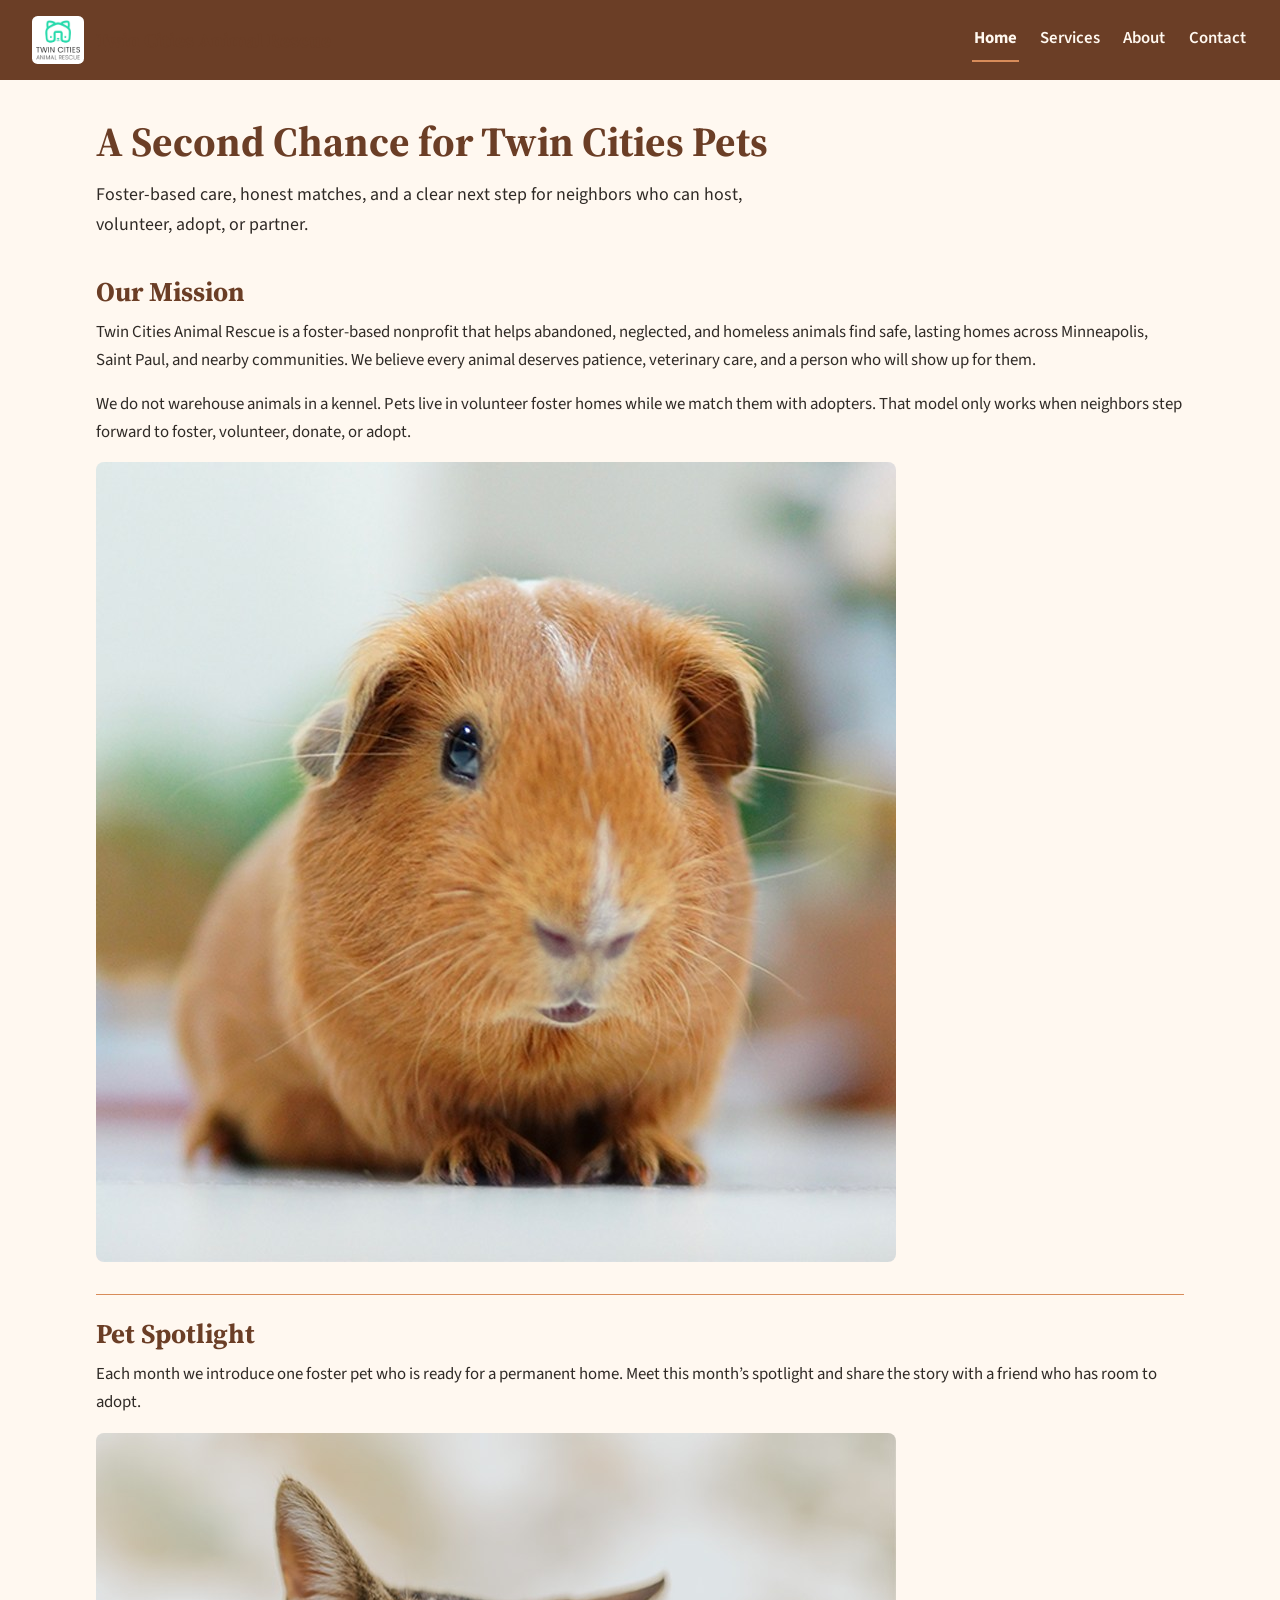
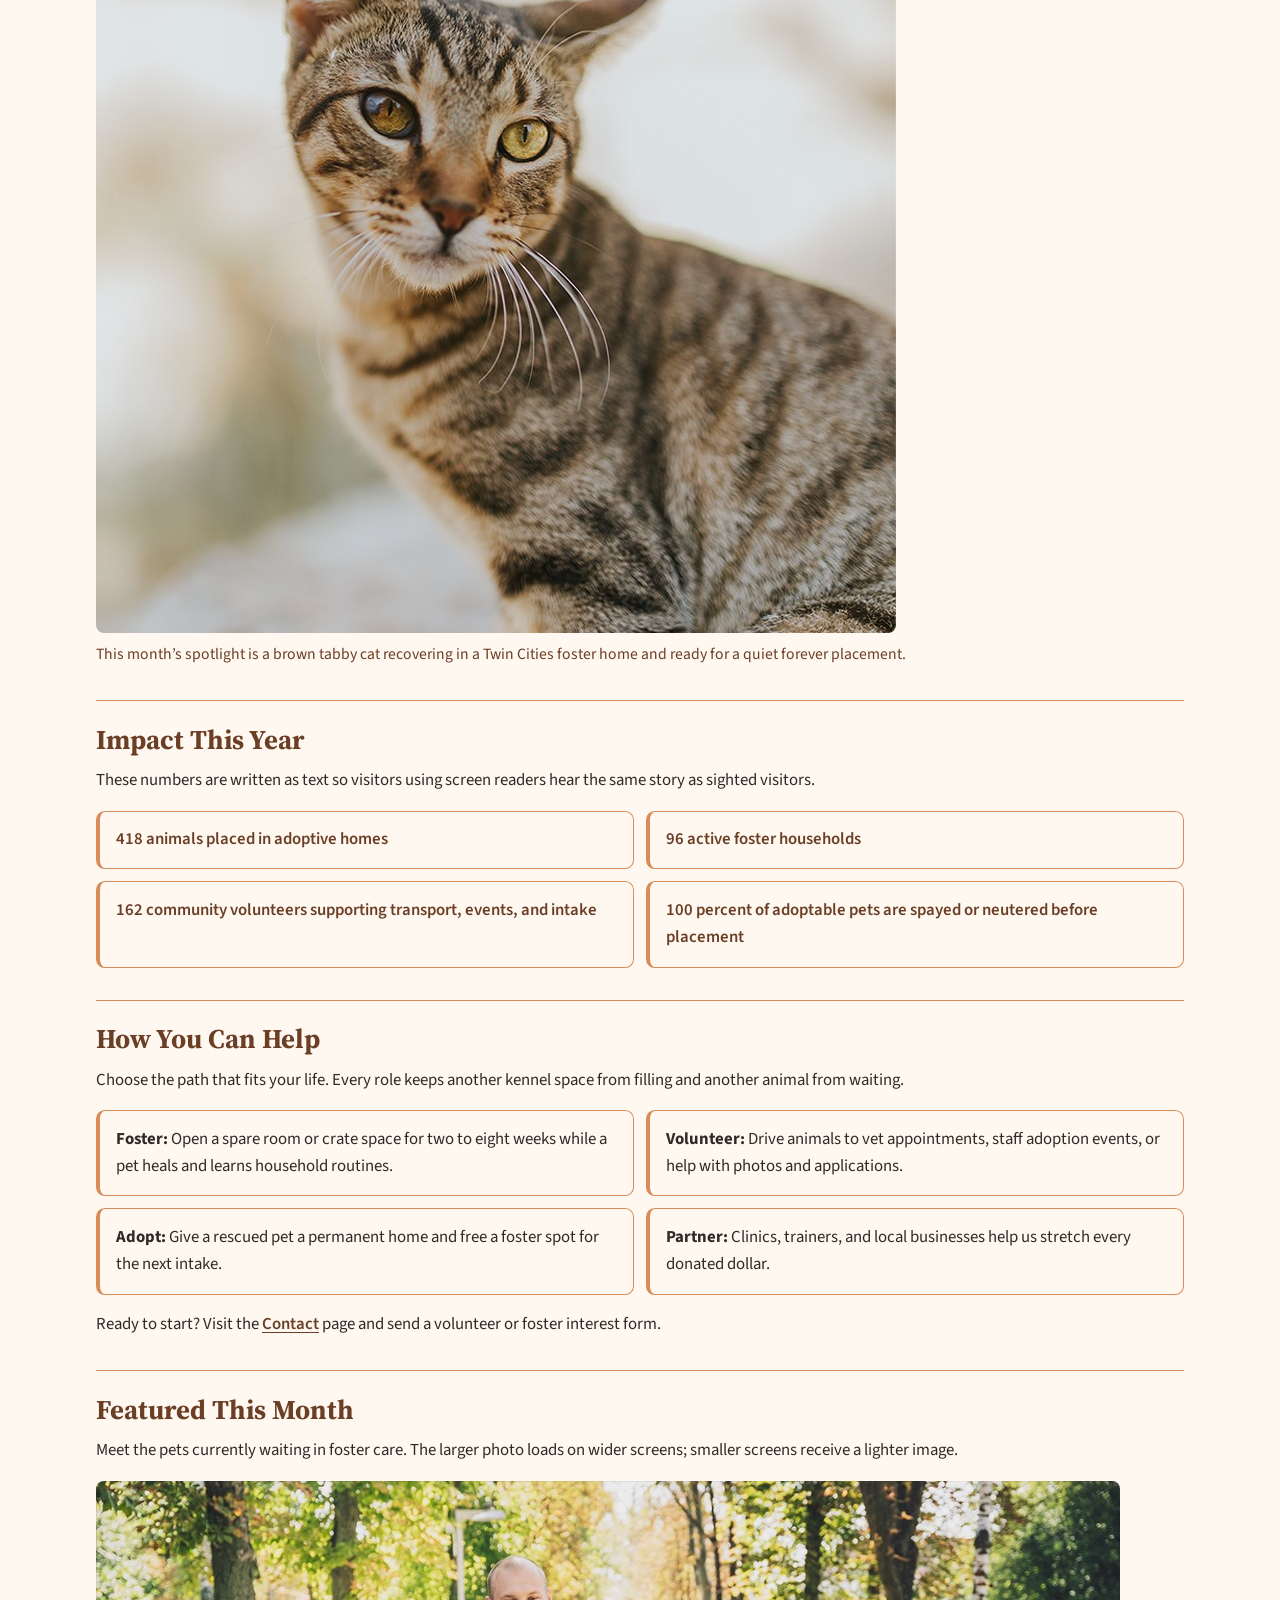
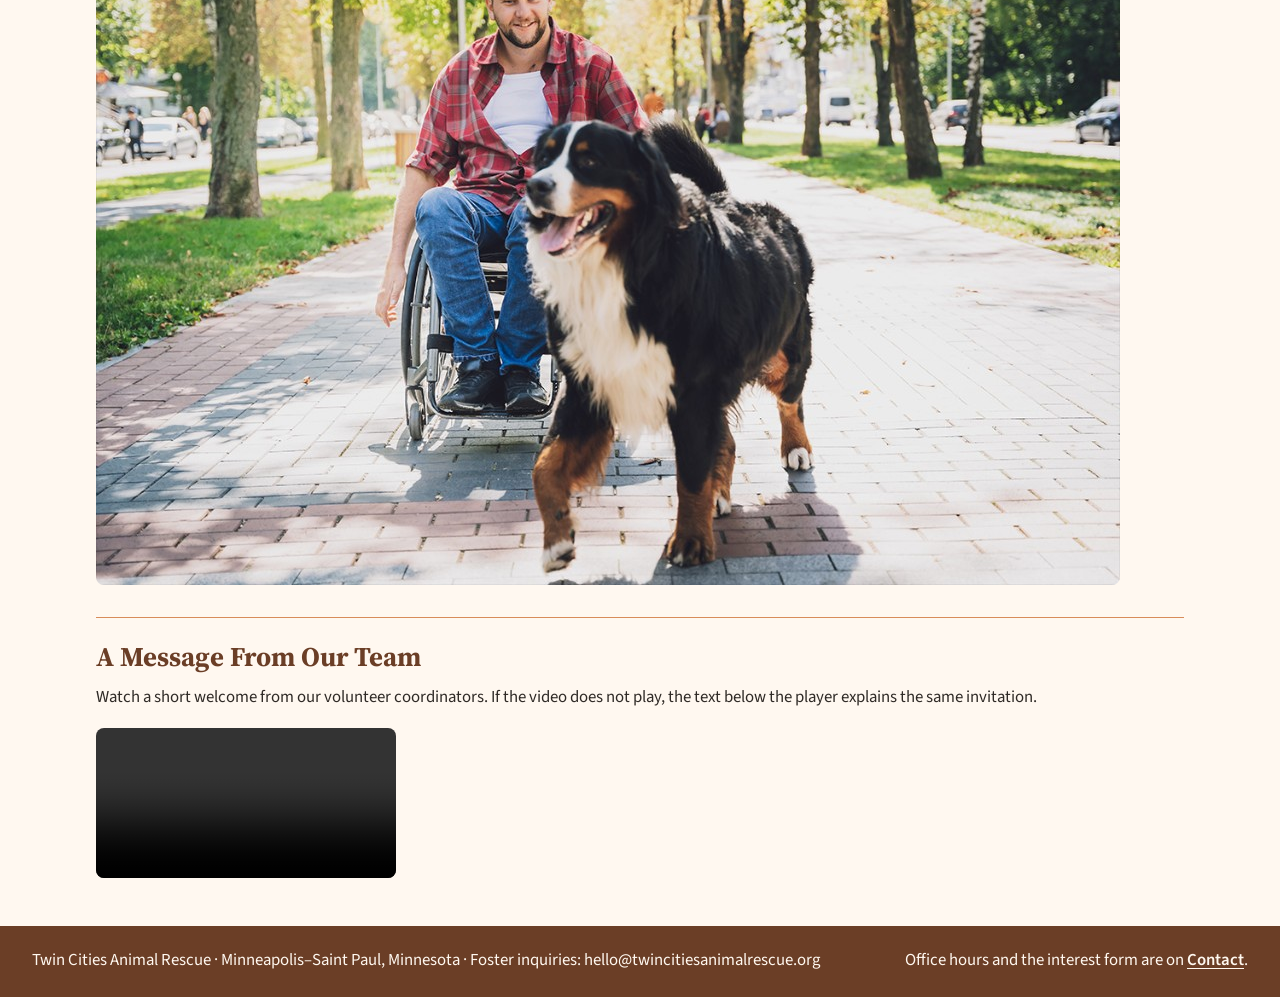
<file: index.html>
<!DOCTYPE html>
<html lang="en">
  <head>
    <meta charset="UTF-8" />
    <meta name="viewport" content="width=device-width, initial-scale=1.0" />
    <title>Twin Cities Animal Rescue | Home</title>
    <link rel="preconnect" href="https://fonts.googleapis.com" />
    <link rel="preconnect" href="https://fonts.gstatic.com" crossorigin />
    <link
      href="https://fonts.googleapis.com/css2?family=Source+Sans+3:ital,wght@0,400;0,600;0,700;1,400&family=Source+Serif+4:opsz,wght@8..60,600;8..60,700&display=swap"
      rel="stylesheet"
    />
    <link rel="stylesheet" href="css/style.css" />
  </head>
  <body>
    <header class="site-header">
      <div class="brand">
        <a href="index.html">
          <img
            class="site-logo"
            src="media/rescue-logo.png"
            alt="Twin Cities Animal Rescue logo"
          />
          <span class="site-name">Twin Cities Animal Rescue</span>
        </a>
      </div>
      <nav aria-label="Primary">
        <ul>
          <li><a href="index.html" aria-current="page">Home</a></li>
          <li><a href="services.html">Services</a></li>
          <li><a href="about.html">About</a></li>
          <li><a href="contact.html">Contact</a></li>
        </ul>
      </nav>
    </header>

    <main>
      <h1>A Second Chance for Twin Cities Pets</h1>
      <p class="lede">
        Foster-based care, honest matches, and a clear next step for neighbors
        who can host, volunteer, adopt, or partner.
      </p>

      <section>
        <h2>Our Mission</h2>
        <p>
          Twin Cities Animal Rescue is a foster-based nonprofit that helps
          abandoned, neglected, and homeless animals find safe, lasting
          homes across Minneapolis, Saint Paul, and nearby communities. We
          believe every animal deserves patience, veterinary care, and a person
          who will show up for them.
        </p>
        <p>
          We do not warehouse animals in a kennel. Pets live in volunteer foster
          homes while we match them with adopters. That model only works when
          neighbors step forward to foster, volunteer, donate, or adopt.
        </p>
        <img
          src="media/rescue-pet.jpg"
          alt="Brown tabby cat"
        />
      </section>

      <section>
        <h2>Pet Spotlight</h2>
        <p>
          Each month we introduce one foster pet who is ready for a permanent
          home. Meet this month’s spotlight and share the story with a friend
          who has room to adopt.
        </p>
        <figure>
          <img
            src="media/rescue-pet-spotlight.jpg"
            alt="Brown tabby cat"
          />
          <figcaption>
            This month’s spotlight is a brown tabby cat recovering in a Twin
            Cities foster home and ready for a quiet forever placement.
          </figcaption>
        </figure>
      </section>

      <section>
        <h2>Impact This Year</h2>
        <p>
          These numbers are written as text so visitors using screen readers
          hear the same story as sighted visitors.
        </p>
        <ul class="impact-list">
          <li>418 animals placed in adoptive homes</li>
          <li>96 active foster households</li>
          <li>162 community volunteers supporting transport, events, and intake</li>
          <li>100 percent of adoptable pets are spayed or neutered before placement</li>
        </ul>
      </section>

      <section>
        <h2>How You Can Help</h2>
        <p>
          Choose the path that fits your life. Every role keeps another kennel
          space from filling and another animal from waiting.
        </p>
        <ul class="help-list">
          <li>
            <strong>Foster:</strong> Open a spare room or crate space for two to
            eight weeks while a pet heals and learns household routines.
          </li>
          <li>
            <strong>Volunteer:</strong> Drive animals to vet appointments, staff
            adoption events, or help with photos and applications.
          </li>
          <li>
            <strong>Adopt:</strong> Give a rescued pet a permanent home and free
            a foster spot for the next intake.
          </li>
          <li>
            <strong>Partner:</strong> Clinics, trainers, and local businesses
            help us stretch every donated dollar.
          </li>
        </ul>
        <p>
          Ready to start? Visit the
          <a href="contact.html">Contact</a> page and send a volunteer or foster
          interest form.
        </p>
      </section>

      <section>
        <h2>Featured This Month</h2>
        <p>
          Meet the pets currently waiting in foster care. The larger photo loads
          on wider screens; smaller screens receive a lighter image.
        </p>
        <picture>
          <source
            media="(min-width: 700px)"
            srcset="media/rescue-feature-large.jpg"
          />
          <img
            src="media/rescue-feature-small.jpg"
            alt="Man in wheelchair with Bernese Mountain Dog on a park path"
          />
        </picture>
      </section>

      <section>
        <h2>A Message From Our Team</h2>
        <p>
          Watch a short welcome from our volunteer coordinators. If the video
          does not play, the text below the player explains the same invitation.
        </p>
        <video controls>
          <source src="media/rescue-message.mp4" type="video/mp4" />
          This video is a short welcome from Twin Cities Animal Rescue. Our
          coordinators thank current foster families and invite new volunteers
          to complete the interest form on the Contact page. If you cannot play
          the file, please read the How You Can Help section above or email
          hello@twincitiesanimalrescue.org.
        </video>
      </section>
    </main>

    <footer class="site-footer">
      <p>
        Twin Cities Animal Rescue · Minneapolis–Saint Paul, Minnesota · Foster
        inquiries: hello@twincitiesanimalrescue.org
      </p>
      <p>
        Office hours and the interest form are on
        <a href="contact.html">Contact</a>.
      </p>
    </footer>
  </body>
</html>
</file>
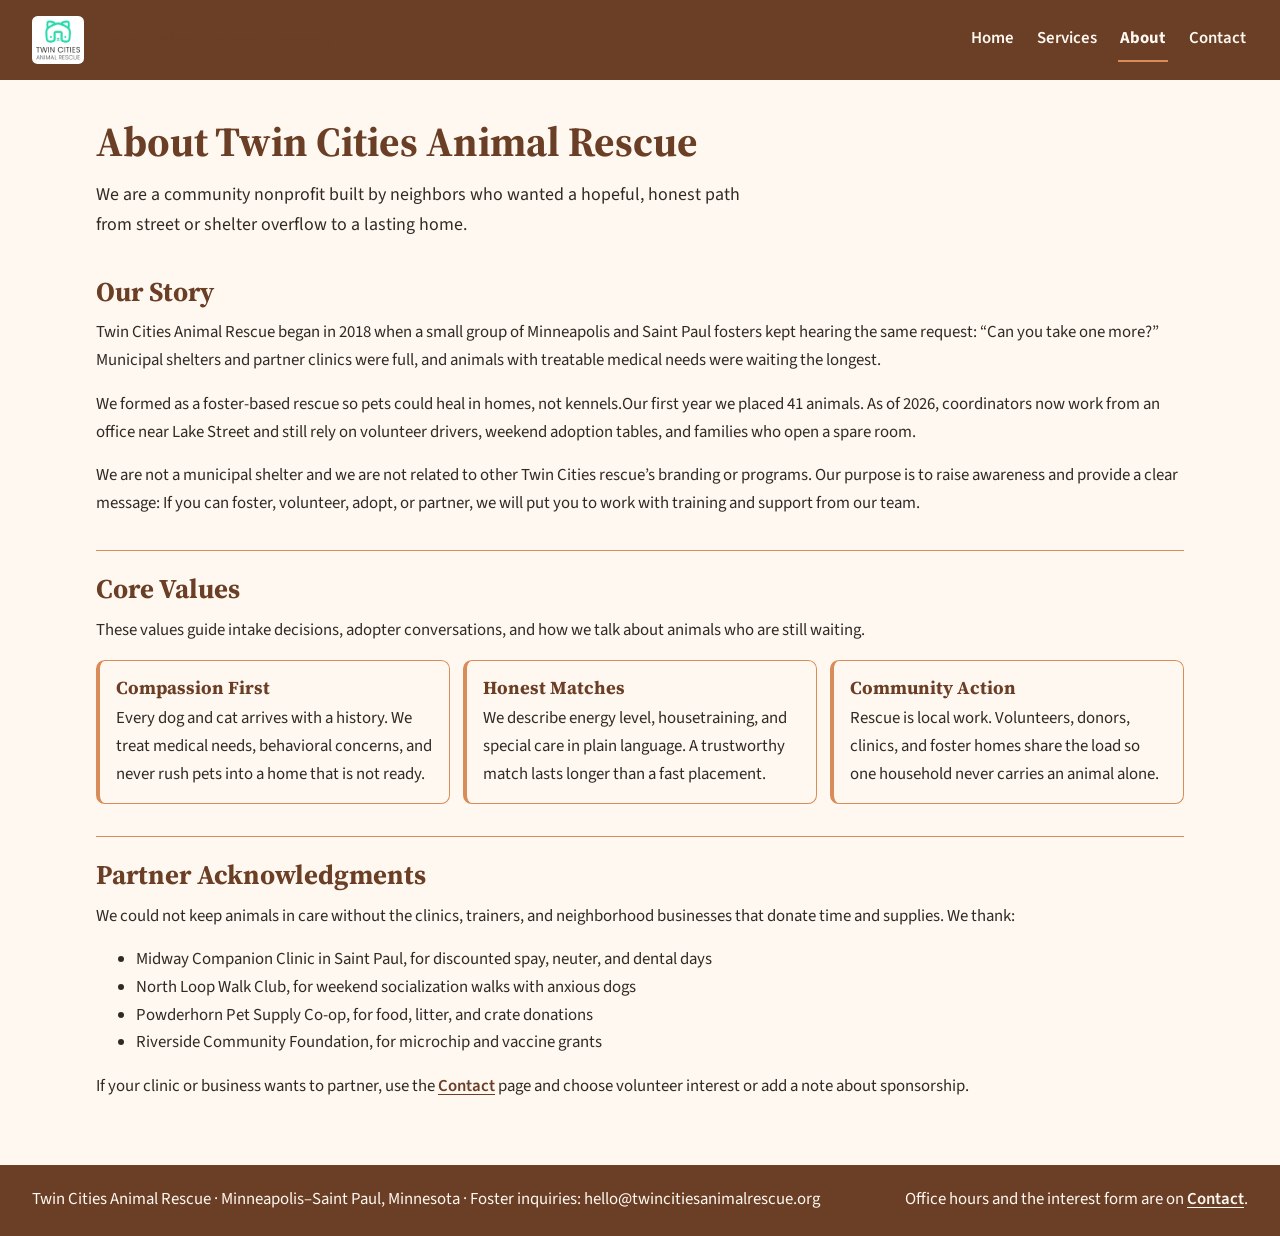
<file: about.html>
<!DOCTYPE html>
<html lang="en">
  <head>
    <meta charset="UTF-8" />
    <meta name="viewport" content="width=device-width, initial-scale=1.0" />
    <title>Twin Cities Animal Rescue | About</title>
    <link rel="preconnect" href="https://fonts.googleapis.com" />
    <link rel="preconnect" href="https://fonts.gstatic.com" crossorigin />
    <link
      href="https://fonts.googleapis.com/css2?family=Source+Sans+3:ital,wght@0,400;0,600;0,700;1,400&family=Source+Serif+4:opsz,wght@8..60,600;8..60,700&display=swap"
      rel="stylesheet"
    />
    <link rel="stylesheet" href="css/style.css" />
  </head>
  <body>
    <header class="site-header">
      <div class="brand">
        <a href="index.html">
          <img
            class="site-logo"
            src="media/rescue-logo.png"
            alt="Twin Cities Animal Rescue logo"
          />
          <span class="site-name">Twin Cities Animal Rescue</span>
        </a>
      </div>
      <nav aria-label="Primary">
        <ul>
          <li><a href="index.html">Home</a></li>
          <li><a href="services.html">Services</a></li>
          <li><a href="about.html" aria-current="page">About</a></li>
          <li><a href="contact.html">Contact</a></li>
        </ul>
      </nav>
    </header>

    <main>
      <h1>About Twin Cities Animal Rescue</h1>
      <p class="lede">
        We are a community nonprofit built by neighbors who wanted a hopeful,
        honest path from street or shelter overflow to a lasting home.
      </p>

      <section>
        <h2>Our Story</h2>
        <p>
          Twin Cities Animal Rescue began in 2018 when a small group of
          Minneapolis and Saint Paul fosters kept hearing the same request:
          “Can you take one more?” Municipal shelters and partner clinics were
          full, and animals with treatable medical needs were waiting the
          longest.
        </p>
        <p>
          We formed as a foster-based rescue so pets could heal in homes, not
          kennels.Our first year we placed 41 animals. As of 2026, coordinators
          now work from an office near Lake Street and still rely on volunteer
          drivers, weekend adoption tables, and families who open a spare room.
        </p>
        <p>
          We are not a municipal shelter and we are not related to other Twin
          Cities rescue’s branding or programs. Our purpose is to raise awareness
          and provide a clear message: If you can foster, volunteer, adopt, or
          partner, we will put you to work with training and support from our team.
        </p>
      </section>

      <section>
        <h2>Core Values</h2>
        <p>
          These values guide intake decisions, adopter conversations, and how
          we talk about animals who are still waiting.
        </p>
        <div class="values-grid">
          <article class="value-card">
            <h3>Compassion First</h3>
            <p>
              Every dog and cat arrives with a history. We treat medical needs,
              behavioral concerns, and never rush pets into a home that is not
              ready.
            </p>
          </article>
          <article class="value-card">
            <h3>Honest Matches</h3>
            <p>
              We describe energy level, housetraining, and special care in plain
              language. A trustworthy match lasts longer than a fast placement.
            </p>
          </article>
          <article class="value-card">
            <h3>Community Action</h3>
            <p>
              Rescue is local work. Volunteers, donors, clinics, and foster homes
              share the load so one household never carries an animal alone.
            </p>
          </article>
        </div>
      </section>

      <section>
        <h2>Partner Acknowledgments</h2>
        <p>
          We could not keep animals in care without the clinics, trainers, and
          neighborhood businesses that donate time and supplies. We thank:
        </p>
        <ul>
          <li>
            Midway Companion Clinic in Saint Paul, for discounted spay, neuter,
            and dental days
          </li>
          <li>
            North Loop Walk Club, for weekend socialization walks with anxious dogs
          </li>
          <li>
            Powderhorn Pet Supply Co-op, for food, litter, and crate donations
          </li>
          <li>
            Riverside Community Foundation, for microchip and vaccine grants
          </li>
        </ul>
        <p>
          If your clinic or business wants to partner, use the
          <a href="contact.html">Contact</a> page and choose volunteer interest
          or add a note about sponsorship.
        </p>
      </section>
    </main>

    <footer class="site-footer">
      <p>
        Twin Cities Animal Rescue · Minneapolis–Saint Paul, Minnesota · Foster
        inquiries: hello@twincitiesanimalrescue.org
      </p>
      <p>
        Office hours and the interest form are on
        <a href="contact.html">Contact</a>.
      </p>
    </footer>
  </body>
</html>
</file>
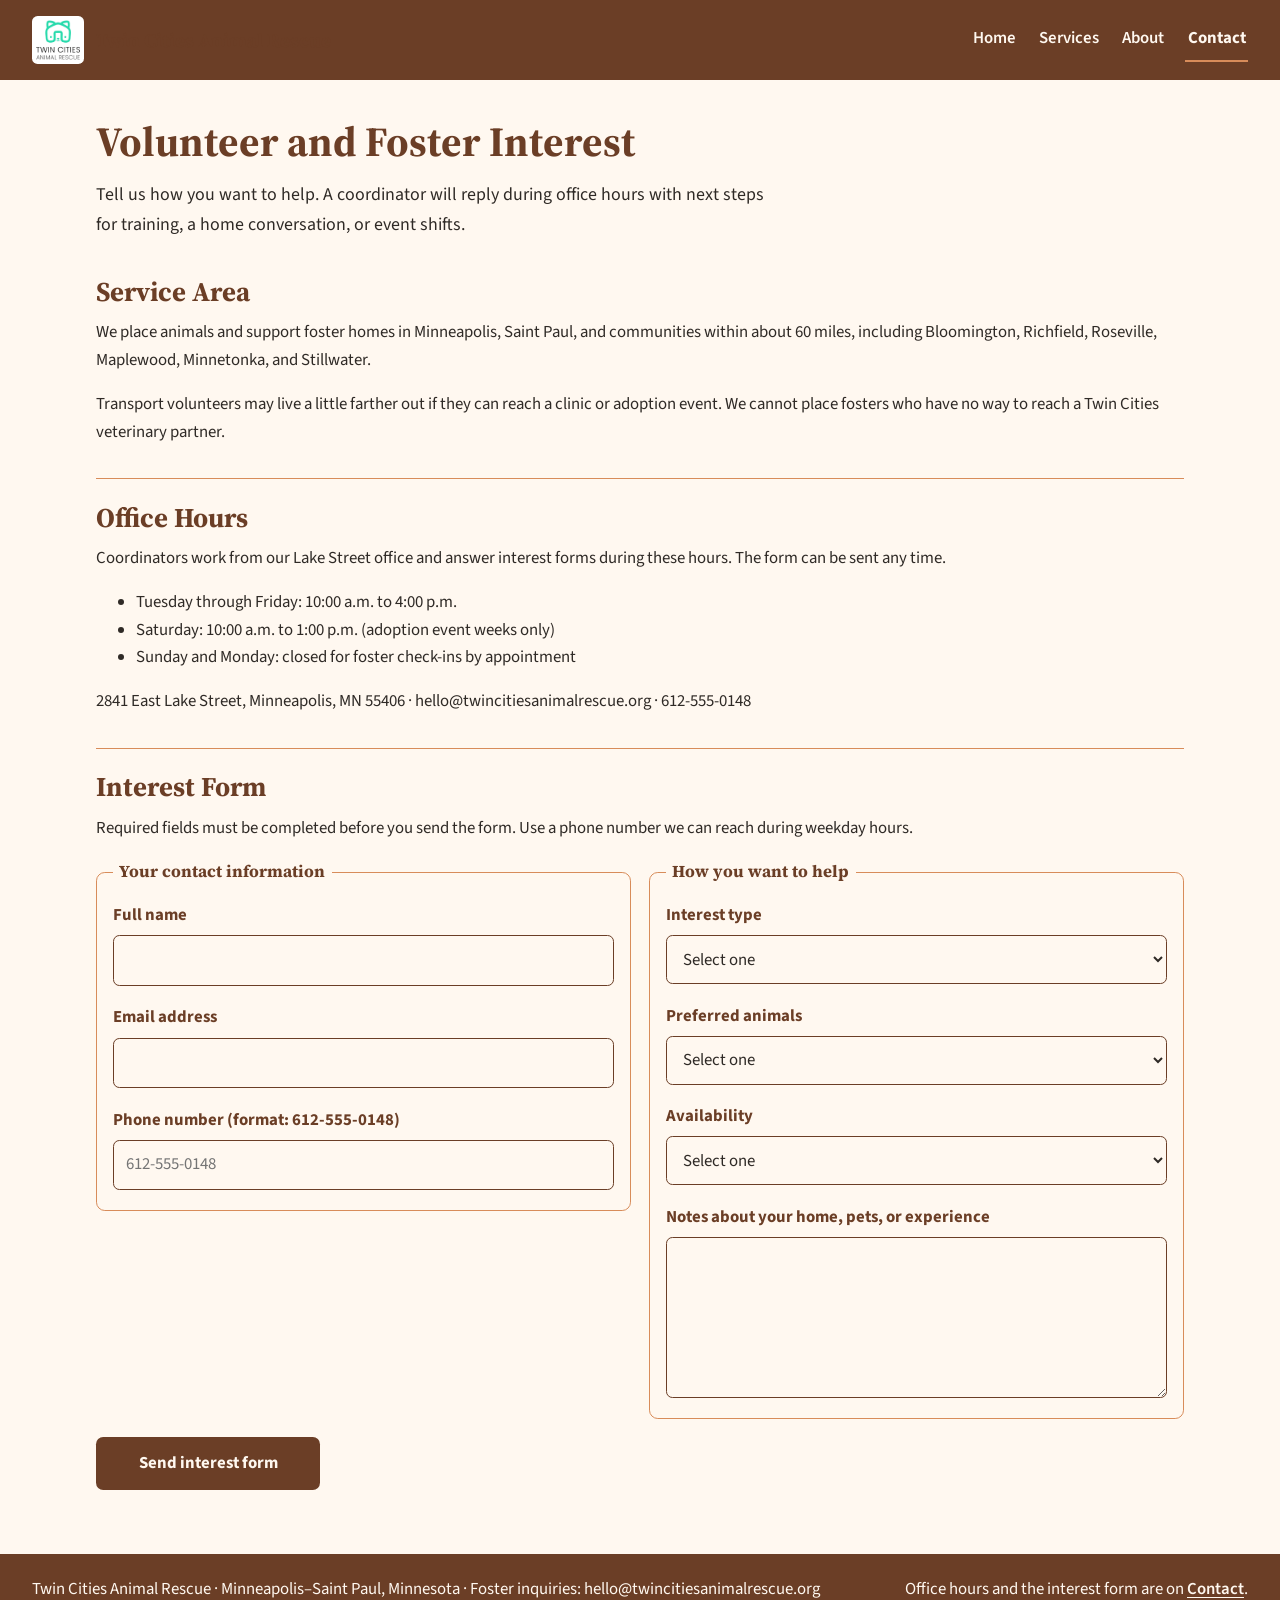
<file: contact.html>
<!DOCTYPE html>
<html lang="en">
  <head>
    <meta charset="UTF-8" />
    <meta name="viewport" content="width=device-width, initial-scale=1.0" />
    <title>Twin Cities Animal Rescue | Contact</title>
    <link rel="preconnect" href="https://fonts.googleapis.com" />
    <link rel="preconnect" href="https://fonts.gstatic.com" crossorigin />
    <link
      href="https://fonts.googleapis.com/css2?family=Source+Sans+3:ital,wght@0,400;0,600;0,700;1,400&family=Source+Serif+4:opsz,wght@8..60,600;8..60,700&display=swap"
      rel="stylesheet"
    />
    <link rel="stylesheet" href="css/style.css" />
  </head>
  <body>
    <header class="site-header">
      <div class="brand">
        <a href="index.html">
          <img
            class="site-logo"
            src="media/rescue-logo.png"
            alt="Twin Cities Animal Rescue logo"
          />
          <span class="site-name">Twin Cities Animal Rescue</span>
        </a>
      </div>
      <nav aria-label="Primary">
        <ul>
          <li><a href="index.html">Home</a></li>
          <li><a href="services.html">Services</a></li>
          <li><a href="about.html">About</a></li>
          <li><a href="contact.html" aria-current="page">Contact</a></li>
        </ul>
      </nav>
    </header>

    <main>
      <h1>Volunteer and Foster Interest</h1>
      <p class="lede">
        Tell us how you want to help. A coordinator will reply during office
        hours with next steps for training, a home conversation, or event
        shifts.
      </p>

      <section>
        <h2>Service Area</h2>
        <p>
          We place animals and support foster homes in Minneapolis, Saint Paul,
          and communities within about 60 miles, including Bloomington,
          Richfield, Roseville, Maplewood, Minnetonka, and Stillwater.
        </p>
        <p>
          Transport volunteers may live a little farther out if they can reach
          a clinic or adoption event. We cannot place fosters who have no way
          to reach a Twin Cities veterinary partner.
        </p>
      </section>

      <section>
        <h2>Office Hours</h2>
        <p>
          Coordinators work from our Lake Street office and answer interest
          forms during these hours. The form can be sent any time.
        </p>
        <ul>
          <li>Tuesday through Friday: 10:00 a.m. to 4:00 p.m.</li>
          <li>Saturday: 10:00 a.m. to 1:00 p.m. (adoption event weeks only)</li>
          <li>Sunday and Monday: closed for foster check-ins by appointment</li>
        </ul>
        <p>
          2841 East Lake Street, Minneapolis, MN 55406 ·
          hello@twincitiesanimalrescue.org · 612-555-0148
        </p>
      </section>

      <section>
        <h2>Interest Form</h2>
        <p>
          Required fields must be completed before you send the form. Use a
          phone number we can reach during weekday hours.
        </p>
        <form action="#" method="post">
          <fieldset>
            <legend>Your contact information</legend>
            <p>
              <label for="full-name">Full name</label>
              <input
                type="text"
                id="full-name"
                name="full-name"
                required
                autocomplete="name"
              />
            </p>
            <p>
              <label for="email">Email address</label>
              <input
                type="email"
                id="email"
                name="email"
                required
                autocomplete="email"
              />
            </p>
            <p>
              <label for="phone">Phone number (format: 612-555-0148)</label>
              <input
                type="tel"
                id="phone"
                name="phone"
                required
                pattern="[0-9]{3}-[0-9]{3}-[0-9]{4}"
                placeholder="612-555-0148"
                autocomplete="tel"
              />
            </p>
          </fieldset>

          <fieldset>
            <legend>How you want to help</legend>
            <p>
              <label for="interest-type">Interest type</label>
              <select id="interest-type" name="interest-type" required>
                <option value="">Select one</option>
                <option value="volunteer">Volunteer</option>
                <option value="foster">Foster</option>
                <option value="both">Both volunteer and foster</option>
              </select>
            </p>
            <p>
              <label for="preferred-animals">Preferred animals</label>
              <select id="preferred-animals" name="preferred-animals" required>
                <option value="">Select one</option>
                <option value="dogs">Dogs</option>
                <option value="cats">Cats</option>
                <option value="both">Dogs and cats</option>
                <option value="either">No preference</option>
              </select>
            </p>
            <p>
              <label for="availability">Availability</label>
              <select id="availability" name="availability" required>
                <option value="">Select one</option>
                <option value="weekdays">Weekday daytime</option>
                <option value="evenings">Weekday evenings</option>
                <option value="weekends">Weekends</option>
                <option value="flexible">Flexible / as needed</option>
              </select>
            </p>
            <p>
              <label for="notes">Notes about your home, pets, or experience</label>
              <textarea
                id="notes"
                name="notes"
                rows="5"
                cols="40"
                required
                maxlength="800"
              ></textarea>
            </p>
          </fieldset>

          <p>
            <button type="submit">Send interest form</button>
          </p>
        </form>
      </section>
    </main>

    <footer class="site-footer">
      <p>
        Twin Cities Animal Rescue · Minneapolis–Saint Paul, Minnesota · Foster
        inquiries: hello@twincitiesanimalrescue.org
      </p>
      <p>
        Office hours and the interest form are on
        <a href="contact.html">Contact</a>.
      </p>
    </footer>
  </body>
</html>
</file>
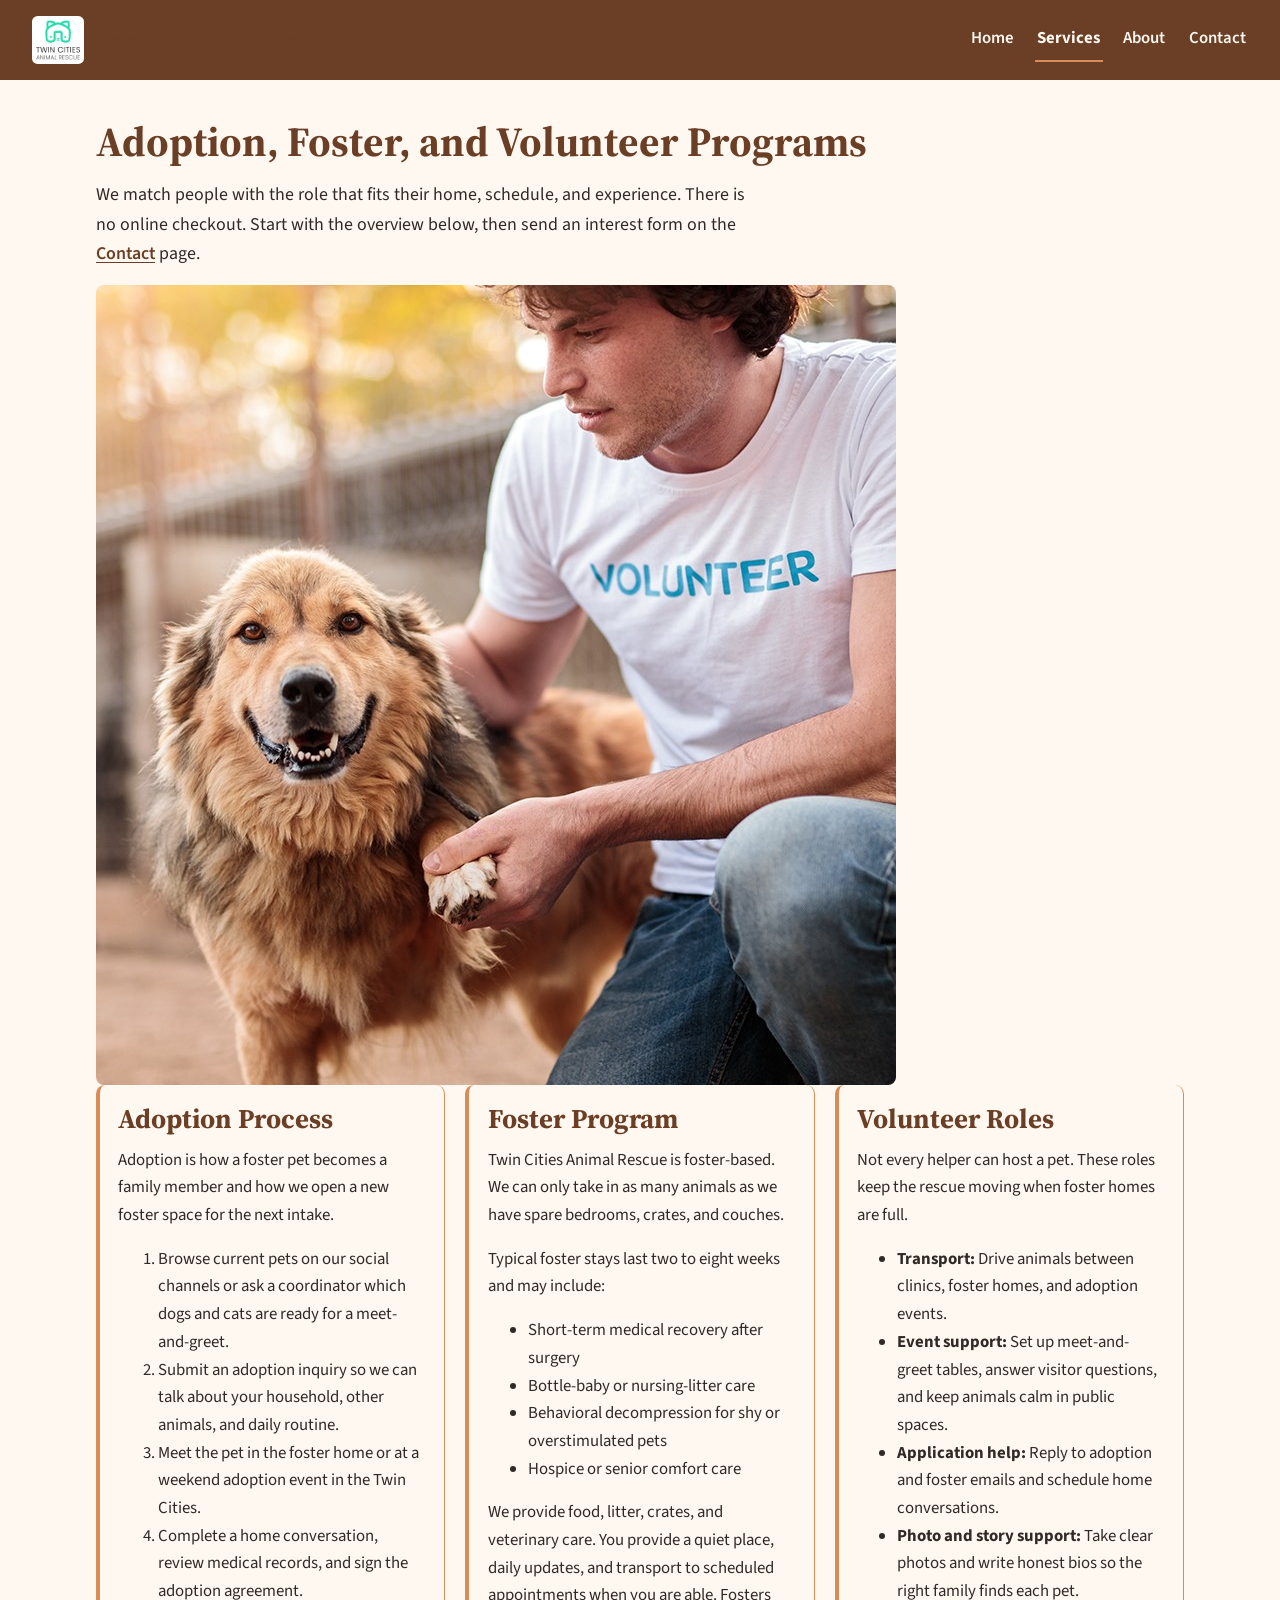
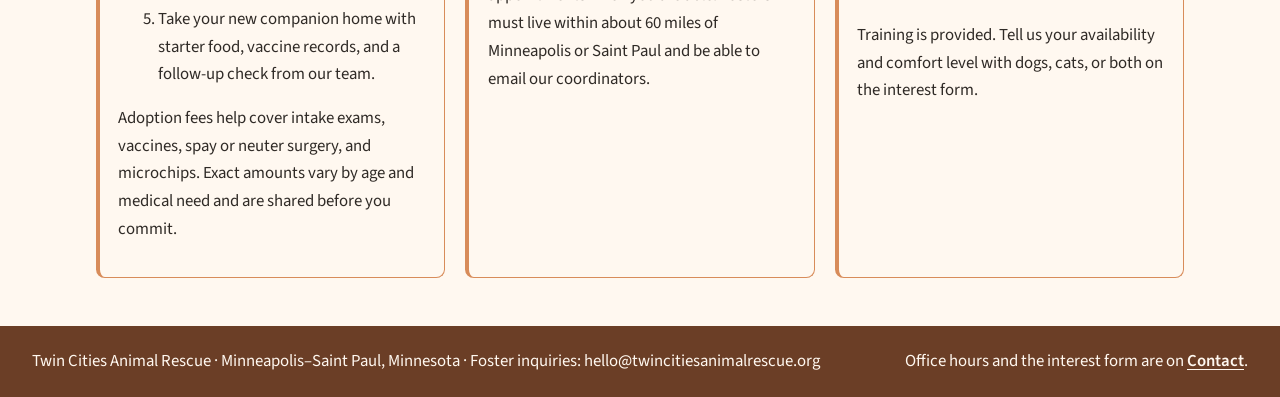
<file: services.html>
<!DOCTYPE html>
<html lang="en">
  <head>
    <meta charset="UTF-8" />
    <meta name="viewport" content="width=device-width, initial-scale=1.0" />
    <title>Twin Cities Animal Rescue | Services</title>
    <link rel="preconnect" href="https://fonts.googleapis.com" />
    <link rel="preconnect" href="https://fonts.gstatic.com" crossorigin />
    <link
      href="https://fonts.googleapis.com/css2?family=Source+Sans+3:ital,wght@0,400;0,600;0,700;1,400&family=Source+Serif+4:opsz,wght@8..60,600;8..60,700&display=swap"
      rel="stylesheet"
    />
    <link rel="stylesheet" href="css/style.css" />
  </head>
  <body>
    <header class="site-header">
      <div class="brand">
        <a href="index.html">
          <img
            class="site-logo"
            src="media/rescue-logo.png"
            alt="Twin Cities Animal Rescue logo"
          />
          <span class="site-name">Twin Cities Animal Rescue</span>
        </a>
      </div>
      <nav aria-label="Primary">
        <ul>
          <li><a href="index.html">Home</a></li>
          <li><a href="services.html" aria-current="page">Services</a></li>
          <li><a href="about.html">About</a></li>
          <li><a href="contact.html">Contact</a></li>
        </ul>
      </nav>
    </header>

    <main>
      <h1>Adoption, Foster, and Volunteer Programs</h1>
      <p class="lede">
        We match people with the role that fits their home, schedule, and
        experience. There is no online checkout. Start with the overview below,
        then send an interest form on the <a href="contact.html">Contact</a>
        page.
      </p>
      <img
        src="media/rescue-volunteer.jpg"
        alt="Volunteer in VOLUNTEER shirt with a dog"
      />

      <div class="program-grid">
        <section>
          <h2>Adoption Process</h2>
          <p>
            Adoption is how a foster pet becomes a family member and how we open
            a new foster space for the next intake.
          </p>
          <ol>
            <li>
              Browse current pets on our social channels or ask a coordinator
              which dogs and cats are ready for a meet-and-greet.
            </li>
            <li>
              Submit an adoption inquiry so we can talk about your household,
              other animals, and daily routine.
            </li>
            <li>
              Meet the pet in the foster home or at a weekend adoption event in
              the Twin Cities.
            </li>
            <li>
              Complete a home conversation, review medical records, and sign the
              adoption agreement.
            </li>
            <li>
              Take your new companion home with starter food, vaccine records, and
              a follow-up check from our team.
            </li>
          </ol>
          <p>
            Adoption fees help cover intake exams, vaccines, spay or neuter
            surgery, and microchips. Exact amounts vary by age and medical need
            and are shared before you commit.
          </p>
        </section>

        <section>
          <h2>Foster Program</h2>
          <p>
            Twin Cities Animal Rescue is foster-based. We can only take in as many
            animals as we have spare bedrooms, crates, and couches.
          </p>
          <p>Typical foster stays last two to eight weeks and may include:</p>
          <ul>
            <li>Short-term medical recovery after surgery</li>
            <li>Bottle-baby or nursing-litter care</li>
            <li>Behavioral decompression for shy or overstimulated pets</li>
            <li>Hospice or senior comfort care</li>
          </ul>
          <p>
            We provide food, litter, crates, and veterinary care. You provide a
            quiet place, daily updates, and transport to scheduled appointments
            when you are able. Fosters must live within about 60 miles of
            Minneapolis or Saint Paul and be able to email our coordinators.
          </p>
        </section>

        <section>
          <h2>Volunteer Roles</h2>
          <p>
            Not every helper can host a pet. These roles keep the rescue moving
            when foster homes are full.
          </p>
          <ul>
            <li>
              <strong>Transport:</strong> Drive animals between clinics, foster
              homes, and adoption events.
            </li>
            <li>
              <strong>Event support:</strong> Set up meet-and-greet tables, answer
              visitor questions, and keep animals calm in public spaces.
            </li>
            <li>
              <strong>Application help:</strong> Reply to adoption and foster
              emails and schedule home conversations.
            </li>
            <li>
              <strong>Photo and story support:</strong> Take clear photos and write
              honest bios so the right family finds each pet.
            </li>
          </ul>
          <p>
            Training is provided. Tell us your availability and comfort level with
            dogs, cats, or both on the interest form.
          </p>
        </section>
      </div>
    </main>

    <footer class="site-footer">
      <p>
        Twin Cities Animal Rescue · Minneapolis–Saint Paul, Minnesota · Foster
        inquiries: hello@twincitiesanimalrescue.org
      </p>
      <p>
        Office hours and the interest form are on
        <a href="contact.html">Contact</a>.
      </p>
    </footer>
  </body>
</html>
</file>
<file: css/style.css>
/* Twin Cities Animal Rescue — shared design system
   4 colors: cream #FFF8F0, brown #6B3E26, peach #D88C5A, charcoal #2F2A26
   2 fonts: Source Serif 4 (headings), Source Sans 3 (body)
   Mobile-first Flexbox + one larger-screen media query */

:root {
  --cream: #fff8f0;
  --brown: #6b3e26;
  --peach: #d88c5a;
  --charcoal: #2f2a26;
  --font-heading: "Source Serif 4", Georgia, "Times New Roman", serif;
  --font-body: "Source Sans 3", "Segoe UI", Arial, sans-serif;
  --space: 1.25rem;
  --max: 68rem;
}

* {
  box-sizing: border-box;
}

html {
  color-scheme: light;
}

body {
  margin: 0;
  font-family: var(--font-body);
  font-size: 1.05rem;
  line-height: 1.65;
  color: var(--charcoal);
  background: var(--cream);
}

img,
video {
  max-width: 100%;
  height: auto;
  display: block;
}

img,
video,
picture {
  border-radius: 0.5rem;
}

figure {
  margin: 0;
}

figcaption {
  margin-top: 0.6rem;
  font-size: 0.98rem;
  color: var(--brown);
}

h1,
h2,
h3,
.site-name {
  font-family: var(--font-heading);
  line-height: 1.25;
  color: var(--brown);
}

h1 {
  font-size: clamp(1.85rem, 5vw, 2.6rem);
  margin: 0 0 0.75rem;
}

h2 {
  font-size: clamp(1.35rem, 3vw, 1.7rem);
  margin: 0 0 0.65rem;
}

h3 {
  font-size: 1.15rem;
  margin: 0 0 0.4rem;
  color: var(--brown);
}

p,
ul,
ol {
  margin: 0 0 1rem;
}

a {
  color: var(--brown);
  font-weight: 600;
  text-underline-offset: 0.15em;
}

a:hover {
  color: var(--peach);
}

a:focus-visible,
button:focus-visible,
input:focus-visible,
select:focus-visible,
textarea:focus-visible {
  outline: 3px solid var(--peach);
  outline-offset: 3px;
}

/* Header and primary nav: stacked on phones */
.site-header {
  display: flex;
  flex-direction: column;
  gap: 0.85rem;
  padding: 1rem 1.25rem;
  background: var(--brown);
  color: var(--cream);
}

.brand {
  display: flex;
  align-items: center;
  gap: 0.75rem;
}

.brand a {
  display: flex;
  align-items: center;
  gap: 0.75rem;
  color: var(--cream);
  text-decoration: none;
}

.site-logo {
  max-height: 3rem;
  width: auto;
  height: auto;
  border-radius: 0.35rem;
  background: #fff;
}

.site-name {
  margin: 0;
  font-size: 1.2rem;
  font-weight: 700;
}

.brand a:hover .site-name,
.site-header nav a:hover {
  color: var(--peach);
  text-decoration: underline;
}

.site-header nav ul {
  display: flex;
  flex-direction: column;
  gap: 0.35rem;
  list-style: none;
  margin: 0;
  padding: 0;
}

.site-header nav a {
  display: block;
  padding: 0.45rem 0.15rem;
  color: var(--cream);
  text-decoration: none;
}

.site-header nav a[aria-current="page"] {
  color: var(--cream);
  border-bottom: 2px solid var(--peach);
  font-weight: 700;
}

/* Page content */
main {
  width: min(var(--max), calc(100% - 2rem));
  margin: 0 auto;
  padding: 1.75rem 0 2.5rem;
}

.lede {
  font-size: 1.12rem;
  max-width: 42rem;
}

section {
  margin: 2rem 0 0;
  padding: 1.35rem 0 0;
  border-top: 1px solid var(--peach);
}

main > section:first-of-type {
  border-top: 0;
  padding-top: 0.25rem;
}

/* Impact stats and How You Can Help cards */
.impact-list,
.help-list {
  display: flex;
  flex-direction: column;
  gap: 0.75rem;
  list-style: none;
  padding: 0;
}

.impact-list li,
.help-list li,
.value-card,
.program-grid > section {
  background: var(--cream);
  border: 1px solid var(--peach);
  border-left: 4px solid var(--peach);
  border-radius: 0.55rem;
  padding: 0.9rem 1rem;
}

.impact-list li {
  font-weight: 600;
  color: var(--brown);
}

/* About values: stacked cards on mobile */
.values-grid {
  display: flex;
  flex-direction: column;
  gap: 0.85rem;
}

.value-card p:last-child {
  margin-bottom: 0;
}

.program-grid {
  display: flex;
  flex-direction: column;
  gap: 1.25rem;
}

.program-grid > section {
  margin: 0;
  padding: 1.1rem 1.15rem;
  border-top: 0;
}

/* Contact form: labels, fieldset, and legend stay intact */
form {
  display: flex;
  flex-direction: column;
  gap: 1.1rem;
}

fieldset {
  margin: 0;
  padding: 1rem 1rem 0.25rem;
  border: 1px solid var(--peach);
  border-radius: 0.55rem;
  background: var(--cream);
  display: flex;
  flex-direction: column;
  gap: 0.15rem;
}

legend {
  font-family: var(--font-heading);
  font-weight: 700;
  color: var(--brown);
  padding: 0 0.4rem;
}

form p {
  display: flex;
  flex-direction: column;
  gap: 0.35rem;
}

label {
  font-weight: 700;
  color: var(--brown);
}

input,
select,
textarea,
button {
  font: inherit;
  color: var(--charcoal);
}

input,
select,
textarea {
  width: 100%;
  max-width: 100%;
  padding: 0.65rem 0.75rem;
  border: 1px solid var(--brown);
  border-radius: 0.4rem;
  background: var(--cream);
}

textarea {
  resize: vertical;
  min-height: 7rem;
}

button {
  display: inline-block;
  width: 100%;
  padding: 0.8rem 1.15rem;
  border: 0;
  border-radius: 0.45rem;
  background: var(--brown);
  color: var(--cream);
  font-weight: 700;
  cursor: pointer;
}

button:hover {
  background: var(--charcoal);
}

/* Footer */
.site-footer {
  display: flex;
  flex-direction: column;
  gap: 0.4rem;
  padding: 1.25rem;
  background: var(--brown);
  color: var(--cream);
}

.site-footer p {
  margin: 0;
}

.site-footer a {
  color: var(--cream);
}

.site-footer a:hover {
  color: var(--peach);
}

/* Larger screens: nav in a row, multi-column help / values / programs */
@media (min-width: 48rem) {
  .site-header {
    flex-direction: row;
    justify-content: space-between;
    align-items: center;
    padding: 1rem 2rem;
  }

  .site-header nav ul {
    flex-direction: row;
    gap: 1.15rem;
  }

  main {
    padding: 2.25rem 0 3rem;
  }

  .impact-list,
  .help-list,
  .values-grid,
  .program-grid {
    flex-direction: row;
    flex-wrap: wrap;
  }

  .impact-list li,
  .help-list li {
    flex: 1 1 calc(50% - 0.75rem);
  }

  .value-card,
  .program-grid > section {
    flex: 1 1 calc(33.333% - 0.9rem);
  }

  form {
    flex-direction: row;
    flex-wrap: wrap;
    align-items: flex-start;
  }

  fieldset {
    flex: 1 1 18rem;
  }

  form > p {
    flex: 1 1 100%;
    align-items: flex-start;
  }

  button {
    width: auto;
    min-width: 14rem;
  }

  .site-footer {
    flex-direction: row;
    justify-content: space-between;
    align-items: baseline;
    padding: 1.35rem 2rem;
  }
}
</file>
